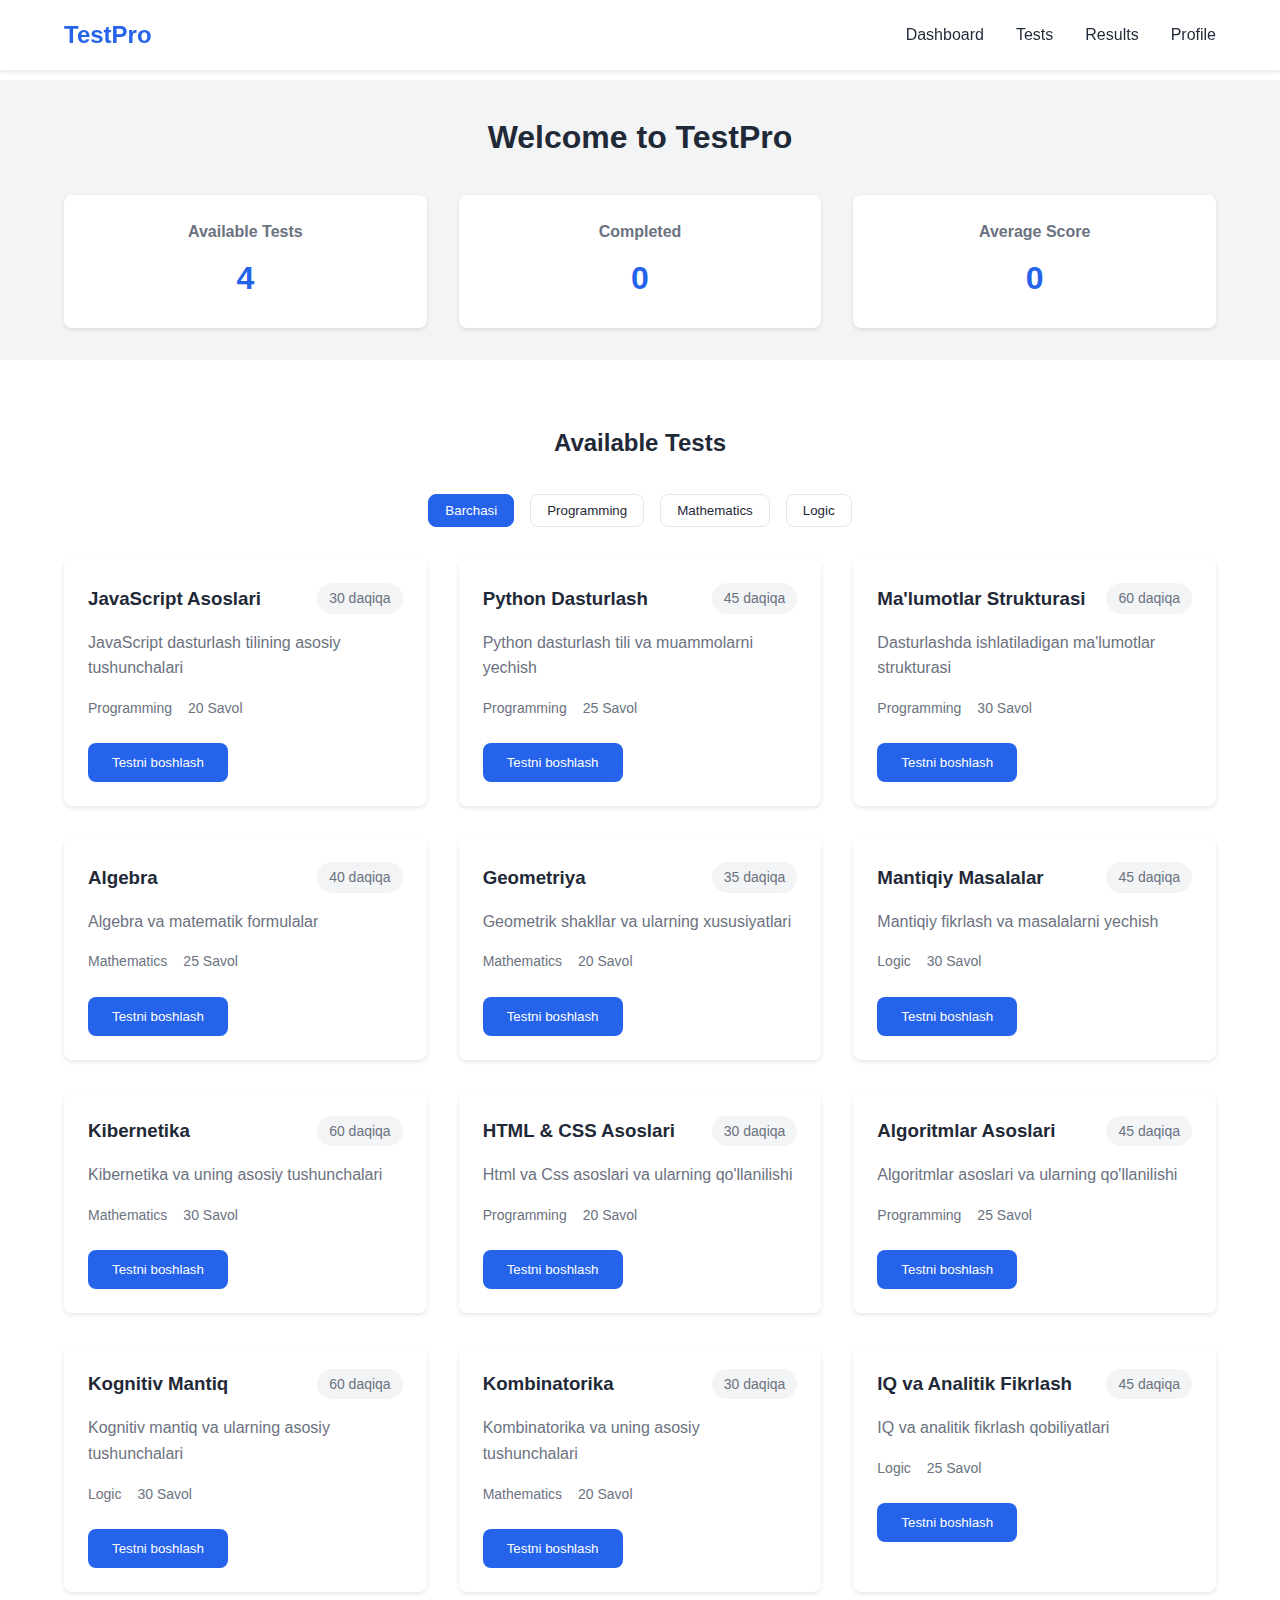
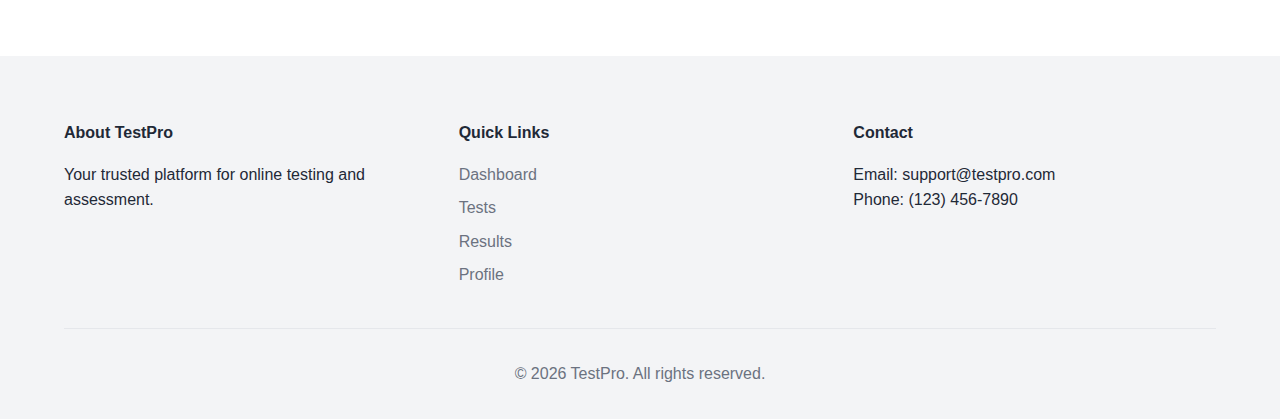
<file: index.html>
<!DOCTYPE html>
<html lang="uz">
  <head>
    <meta charset="UTF-8" />
    <meta name="viewport" content="width=device-width, initial-scale=1.0" />
    <meta name="description" content="Online Testing Platform" />
    <link rel="stylesheet" href="styles.css" />

    <title>Test Tizimi</title>
  </head>
  <body>
    <header class="header">
      <nav class="nav-container">
        <div class="logo">
          <a href="/">TestPro</a>
        </div>
        <ul class="nav-links">
          <li><a href="index.html">Dashboard</a></li>
          <li><a href="index.html#tests">Tests</a></li>
          <li><a href="results.html">Results</a></li>
          <li><a href="profile.html">Profile</a></li>
        </ul>
        <button class="mobile-menu-btn" aria-label="Toggle menu">
          <span></span>
          <span></span>
          <span></span>
        </button>
      </nav>
    </header>

    <main>
      <section id="dashboard" class="dashboard-section">
        <div class="container">
          <h1>Welcome to TestPro</h1>
          <div class="stats-grid">
            <div class="stat-card">
              <h3>Available Tests</h3>
              <p class="stat-number">12</p>
            </div>
            <div class="stat-card">
              <h3>Completed</h3>
              <p class="stat-number">5</p>
            </div>
            <div class="stat-card">
              <h3>Average Score</h3>
              <p class="stat-number">85%</p>
            </div>
          </div>
        </div>
      </section>

      <section id="tests" class="tests-section">
        <div class="container">
          <h2>Available Tests</h2>
          <div class="test-filters">
            <button class="filter-btn active">Barchasi</button>
            <button class="filter-btn">Programming</button>
            <button class="filter-btn">Mathematics</button>
            <button class="filter-btn">Logic</button>
          </div>
          <div class="tests-grid">
            <div class="test-card">
              <div class="test-header">
                <h3>JavaScript Asoslari</h3>
                <span class="test-duration">30 daqiqa</span>
              </div>
              <p class="test-description">
                JavaScript dasturlash tilining asosiy tushunchalari
              </p>
              <div class="test-meta">
                <span class="test-level">Programming</span>
                <span class="test-questions">20 Savol</span>
              </div>
              <button class="btn btn-primary start-test">
                Testni boshlash
              </button>
            </div>

            <div class="test-card">
              <div class="test-header">
                <h3>Python Dasturlash</h3>
                <span class="test-duration">45 daqiqa</span>
              </div>
              <p class="test-description">
                Python dasturlash tili va muammolarni yechish
              </p>
              <div class="test-meta">
                <span class="test-level">Programming</span>
                <span class="test-questions">25 Savol</span>
              </div>
              <button class="btn btn-primary start-test">
                Testni boshlash
              </button>
            </div>

            <div class="test-card">
              <div class="test-header">
                <h3>Ma'lumotlar Strukturasi</h3>
                <span class="test-duration">60 daqiqa</span>
              </div>
              <p class="test-description">
                Dasturlashda ishlatiladigan ma'lumotlar strukturasi
              </p>
              <div class="test-meta">
                <span class="test-level">Programming</span>
                <span class="test-questions">30 Savol</span>
              </div>
              <button class="btn btn-primary start-test">
                Testni boshlash
              </button>
            </div>

            <div class="test-card">
              <div class="test-header">
                <h3>Algebra</h3>
                <span class="test-duration">40 daqiqa</span>
              </div>
              <p class="test-description">Algebra va matematik formulalar</p>
              <div class="test-meta">
                <span class="test-level">Mathematics</span>
                <span class="test-questions">25 Savol</span>
              </div>
              <button class="btn btn-primary start-test">
                Testni boshlash
              </button>
            </div>

            <div class="test-card">
              <div class="test-header">
                <h3>Geometriya</h3>
                <span class="test-duration">35 daqiqa</span>
              </div>
              <p class="test-description">
                Geometrik shakllar va ularning xususiyatlari
              </p>
              <div class="test-meta">
                <span class="test-level">Mathematics</span>
                <span class="test-questions">20 Savol</span>
              </div>
              <button class="btn btn-primary start-test">
                Testni boshlash
              </button>
            </div>

            <div class="test-card">
              <div class="test-header">
                <h3>Mantiqiy Masalalar</h3>
                <span class="test-duration">45 daqiqa</span>
              </div>
              <p class="test-description">
                Mantiqiy fikrlash va masalalarni yechish
              </p>
              <div class="test-meta">
                <span class="test-level">Logic</span>
                <span class="test-questions">30 Savol</span>
              </div>
              <button class="btn btn-primary start-test">
                Testni boshlash
              </button>
            </div>
            <div class="test-card">
              <div class="test-header">
                <h3>Kibernetika</h3>
                <span class="test-duration">60 daqiqa</span>
              </div>
              <p class="test-description">
                Kibernetika va uning asosiy tushunchalari
              </p>
              <div class="test-meta">
                <span class="test-level">Mathematics</span>
                <span class="test-questions">30 Savol</span>
              </div>
              <button class="btn btn-primary start-test">
                Testni boshlash
              </button>
            </div>
            <div class="test-card">
              <div class="test-header">
                <h3>HTML & CSS Asoslari</h3>
                <span class="test-duration">30 daqiqa</span>
              </div>
              <p class="test-description">
                Html va Css asoslari va ularning qo'llanilishi
              </p>
              <div class="test-meta">
                <span class="test-level">Programming</span>
                <span class="test-questions">20 Savol</span>
              </div>
              <button class="btn btn-primary start-test">
                Testni boshlash
              </button>
            </div>
            <div class="test-card">
              <div class="test-header">
                <h3>Algoritmlar Asoslari</h3>
                <span class="test-duration">45 daqiqa</span>
              </div>
              <p class="test-description">
                Algoritmlar asoslari va ularning qo'llanilishi
              </p>
              <div class="test-meta">
                <span class="test-level">Programming</span>
                <span class="test-questions">25 Savol</span>
              </div>
              <button class="btn btn-primary start-test">
                Testni boshlash
              </button>
            </div>
            <div class="test-card">
              <div class="test-header">
                <h3>Kognitiv Mantiq</h3>
                <span class="test-duration">60 daqiqa</span>
              </div>
              <p class="test-description">
                Kognitiv mantiq va ularning asosiy tushunchalari
              </p>
              <div class="test-meta">
                <span class="test-level">Logic</span>
                <span class="test-questions">30 Savol</span>
              </div>
              <button class="btn btn-primary start-test">
                Testni boshlash
              </button>
            </div>
            <div class="test-card">
                <div class="test-header">
                    <h3>Kombinatorika</h3>
                    <span class="test-duration">30 daqiqa</span>
                </div>
                <p class="test-description">
                    Kombinatorika va uning asosiy tushunchalari
                </p>
                <div class="test-meta">
                    <span class="test-level">Mathematics</span>
                    <span class="test-questions">20 Savol</span>
                </div>
                <button class="btn btn-primary start-test">
                    Testni boshlash
                </button>
            </div>
            <div class="test-card">
                <div class="test-header">
                    <h3>IQ va Analitik Fikrlash</h3>
                    <span class="test-duration">45 daqiqa</span>
                </div>
                <p class="test-description">
                    IQ va analitik fikrlash qobiliyatlari
                </p>
                <div class="test-meta">
                    <span class="test-level">Logic</span>
                    <span class="test-questions">25 Savol</span>
                </div>
                <button class="btn btn-primary start-test">
                    Testni boshlash
                </button>
            </div>
          </div>
        </div>
      </section>

      <section id="test-modal" class="modal">
        <div class="modal-content">
          <div class="modal-header">
            <h2>Test Instructions</h2>
            <button class="close-modal">&times;</button>
          </div>
          <div class="modal-body">
            <div class="test-info">
              <h3>JavaScript Basics</h3>
              <ul class="test-instructions">
                <li>Total Questions: 20</li>
                <li>Time Limit: 30 minutes</li>
                <li>Passing Score: 70%</li>
                <li>No negative marking</li>
              </ul>
            </div>
            <div class="test-actions">
              <button class="btn btn-secondary">Review Instructions</button>
              <button class="btn btn-primary">Begin Test</button>
            </div>
          </div>
        </div>
      </section>
    </main>

    <footer class="footer">
      <div class="container">
        <div class="footer-content">
          <div class="footer-section">
            <h4>About TestPro</h4>
            <p>Your trusted platform for online testing and assessment.</p>
          </div>
          <div class="footer-section">
            <h4>Quick Links</h4>
            <ul>
              <li><a href="index.html">Dashboard</a></li>
              <li><a href="index.html#tests">Tests</a></li>
              <li><a href="results.html">Results</a></li>
              <li><a href="profile.html">Profile</a></li>
            </ul>
          </div>
          <div class="footer-section">
            <h4>Contact</h4>
            <p>Email: support@testpro.com</p>
            <p>Phone: (123) 456-7890</p>
          </div>
        </div>
        <div class="footer-bottom">
          <p>&copy; <span id="year"></span> TestPro. All rights reserved.</p>
        </div>
      </div>
    </footer>

    <script src="./app.js"></script>
  </body>
</html>
</file>
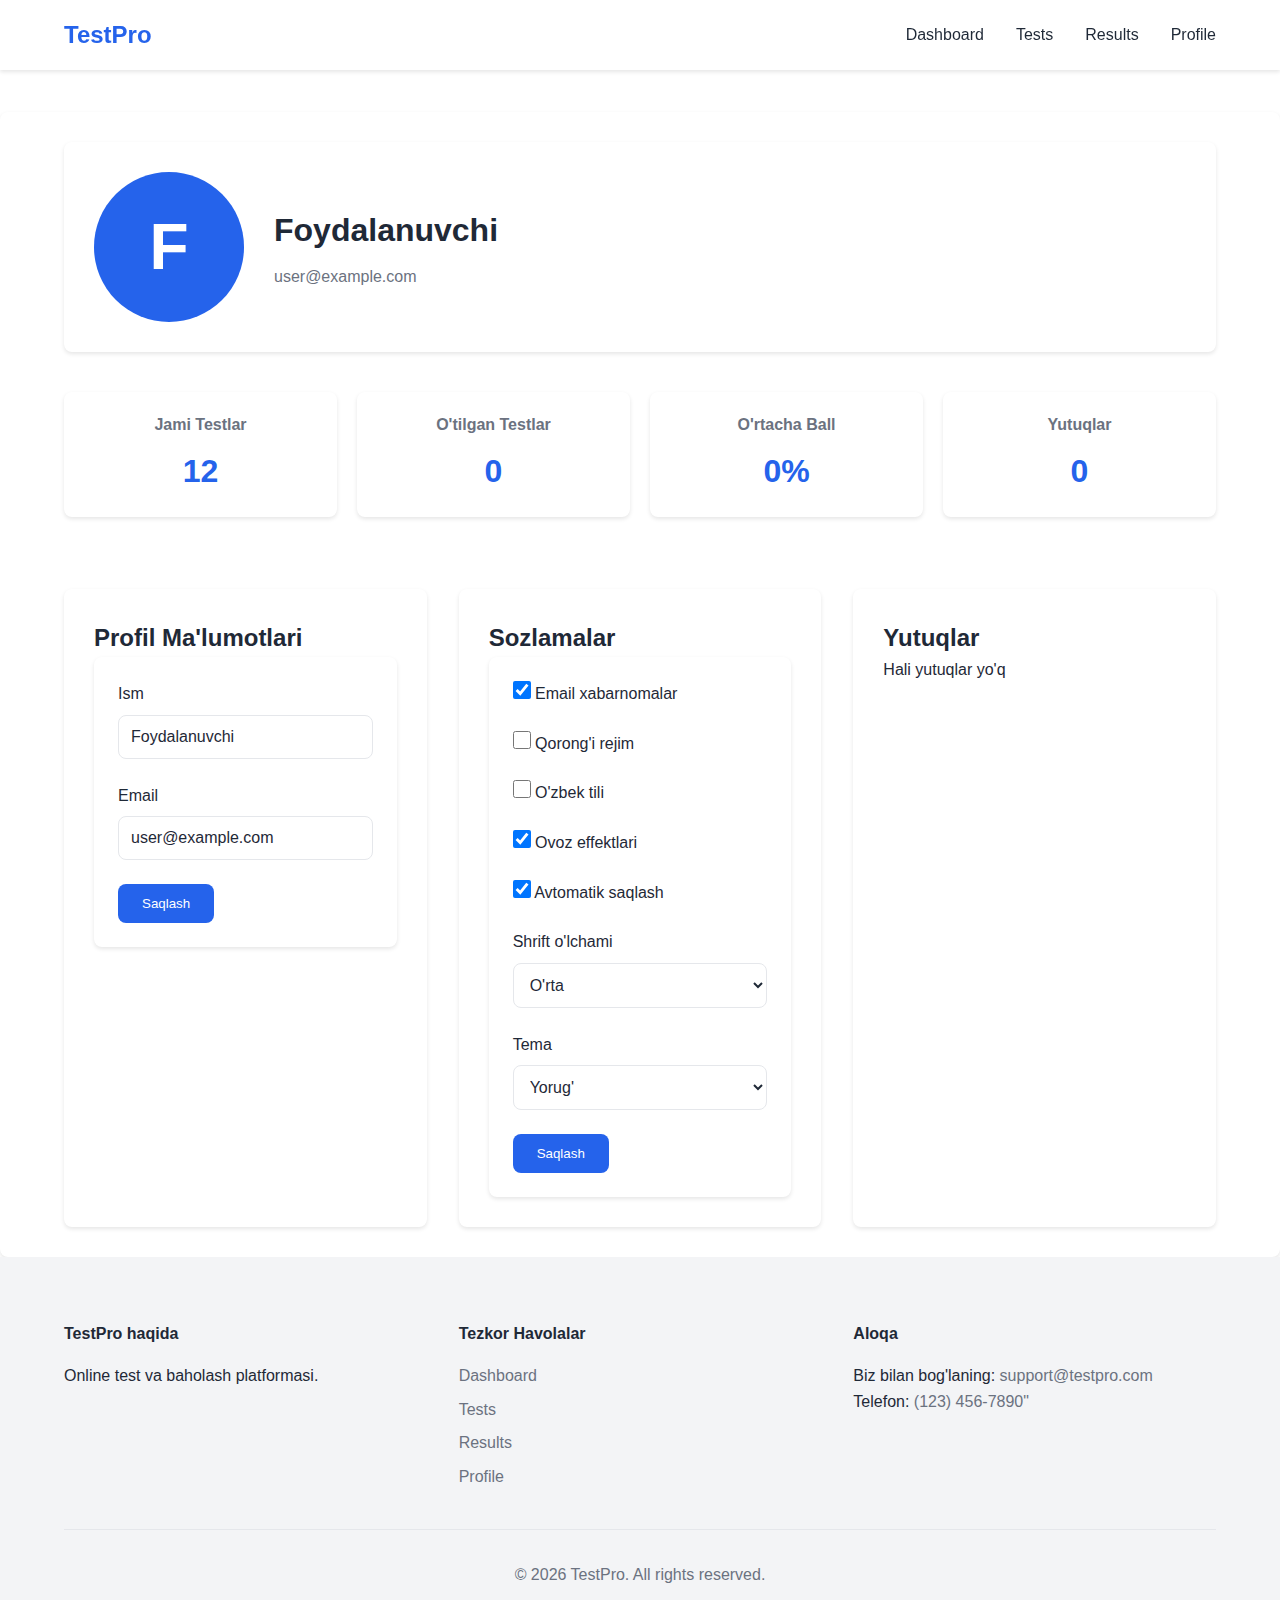
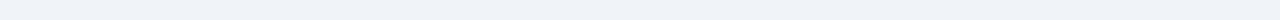
<file: profile.html>
<!DOCTYPE html>
<html lang="uz">
  <head>
    <meta charset="UTF-8" />
    <meta name="viewport" content="width=device-width, initial-scale=1.0" />
    <meta name="description" content="TestPro - Profil sahifasi" />
    <link rel="stylesheet" href="styles.css" />
    <title>Profil - TestPro</title>
    <style>

      .profile-container {
        max-width: 1000px;
        margin: 100px auto;
        padding: 20px;
      }

      .profile-header {
        display: flex;
        align-items: center;
        gap: 30px;
        margin-bottom: 40px;
        background-color: white;
        padding: 30px;
        border-radius: var(--border-radius);
        box-shadow: 0 2px 4px rgba(0, 0, 0, 0.1);
      }

      .profile-avatar {
        width: 150px;
        height: 150px;
        border-radius: 50%;
        background-color: var(--primary-color);
        display: flex;
        align-items: center;
        justify-content: center;
        color: white;
        font-size: 4rem;
        font-weight: bold;
      }

      .profile-info {
        flex: 1;
      }

      .profile-name {
        font-size: 2rem;
        margin-bottom: 10px;
      }

      .profile-email {
        color: var(--text-secondary);
        margin-bottom: 20px;
      }

      .profile-stats {
        display: grid;
        grid-template-columns: repeat(auto-fit, minmax(200px, 1fr));
        gap: 20px;
        margin-bottom: 40px;
      }

      .stat-card {
        background-color: white;
        padding: 20px;
        border-radius: var(--border-radius);
        box-shadow: 0 2px 4px rgba(0, 0, 0, 0.1);
        text-align: center;
      }

      .stat-number {
        font-size: 2rem;
        font-weight: bold;
        color: var(--primary-color);
        margin: 10px 0;
      }

      .profile-sections {
        display: grid;
        grid-template-columns: 2fr 1fr;
        gap: 30px;
      }

      .profile-section {
        background-color: white;
        padding: 30px;
        border-radius: var(--border-radius);
        box-shadow: 0 2px 4px rgba(0, 0, 0, 0.1);
      }

      .section-title {
        font-size: 1.5rem;
        margin-bottom: 20px;
        padding-bottom: 10px;
        border-bottom: 2px solid var(--border-color);
      }

      .achievement-list {
        display: grid;
        grid-template-columns: repeat(auto-fit, minmax(150px, 1fr));
        gap: 20px;
      }

      .achievement {
        text-align: center;
        padding: 15px;
        border: 1px solid var(--border-color);
        border-radius: var(--border-radius);
      }

      .achievement-icon {
        font-size: 2rem;
        margin-bottom: 10px;
        color: var(--primary-color);
      }

      .settings-list {
        list-style: none;
        padding: 0;
      }

      .settings-item {
        display: flex;
        justify-content: space-between;
        align-items: center;
        padding: 15px 0;
        border-bottom: 1px solid var(--border-color);
      }

      .settings-item:last-child {
        border-bottom: none;
      }

      .switch {
        position: relative;
        display: inline-block;
        width: 60px;
        height: 34px;
      }

      .switch input {
        opacity: 0;
        width: 0;
        height: 0;
      }

      .slider {
        position: absolute;
        cursor: pointer;
        top: 0;
        left: 0;
        right: 0;
        bottom: 0;
        background-color: #ccc;
        transition: 0.4s;
        border-radius: 34px;
      }

      .slider:before {
        position: absolute;
        content: "";
        height: 26px;
        width: 26px;
        left: 4px;
        bottom: 4px;
        background-color: white;
        transition: 0.4s;
        border-radius: 50%;
      }

      input:checked + .slider {
        background-color: var(--primary-color);
      }

      input:checked + .slider:before {
        transform: translateX(26px);
      }

      @media (max-width: 768px) {
     
        .profile-sections {
          grid-template-columns: 1fr;
        }

        .profile-header {
          flex-direction: column;
          text-align: center;
        }
      }
    </style>
  </head>
  <body>
    <header class="header">
      <nav class="nav-container">
        <div class="logo">
          <a href="/">TestPro</a>
        </div>
        <ul class="nav-links">
          <li><a href="index.html">Dashboard</a></li>
          <li><a href="index.html#tests">Tests</a></li>
          <li><a href="results.html">Results</a></li>
          <li><a href="profile.html">Profile</a></li>
        </ul>
        <button class="mobile-menu-btn" aria-label="Toggle menu">
          <span></span>
          <span></span>
          <span></span>
        </button>
      </nav>
    </header>

    <main>
      <section class="profile-section">
        <div class="container">
          <div class="profile-header">
            <div class="profile-avatar" id="profile-avatar"></div>
            <div class="profile-info">
              <h1 id="profile-name">Foydalanuvchi</h1>
              <p id="profile-email">user@example.com</p>
            </div>
          </div>

          <div class="profile-stats">
            <div class="stat-card">
              <h3>Jami Testlar</h3>
              <p class="stat-number" id="total-tests">0</p>
            </div>
            <div class="stat-card">
              <h3>O'tilgan Testlar</h3>
              <p class="stat-number" id="passed-tests">0</p>
            </div>
            <div class="stat-card">
              <h3>O'rtacha Ball</h3>
              <p class="stat-number" id="average-score">0%</p>
            </div>
            <div class="stat-card">
              <h3>Yutuqlar</h3>
              <p class="stat-number" id="achievements">0</p>
            </div>
          </div>

          <div class="profile-content">
            <div class="profile-section">
              <h2>Profil Ma'lumotlari</h2>
              <form id="profile-form" class="profile-form">
                <div class="form-group">
                  <label for="name">Ism</label>
                  <input type="text" id="name" name="name" required />
                </div>
                <div class="form-group">
                  <label for="email">Email</label>
                  <input type="email" id="email" name="email" required />
                </div>
                <button type="submit" class="btn btn-primary">Saqlash</button>
              </form>
            </div>

            <div class="profile-section">
              <h2>Sozlamalar</h2>
              <form id="settings-form" class="settings-form">
                <div class="form-group">
                  <label class="checkbox-label">
                    <input type="checkbox" name="email-notifications" />
                    Email xabarnomalar
                  </label>
                </div>
                <div class="form-group">
                  <label class="checkbox-label">
                    <input type="checkbox" name="dark-mode" />
                    Qorong'i rejim
                  </label>
                </div>
                <div class="form-group">
                  <label class="checkbox-label">
                    <input type="checkbox" name="uzbek-language" />
                    O'zbek tili
                  </label>
                </div>
                <div class="form-group">
                  <label class="checkbox-label">
                    <input type="checkbox" name="sound-effects" />
                    Ovoz effektlari
                  </label>
                </div>
                <div class="form-group">
                  <label class="checkbox-label">
                    <input type="checkbox" name="auto-save" />
                    Avtomatik saqlash
                  </label>
                </div>
                <div class="form-group">
                  <label for="font-size">Shrift o'lchami</label>
                  <select name="font-size" id="font-size">
                    <option value="small">Kichik</option>
                    <option value="medium">O'rta</option>
                    <option value="large">Katta</option>
                  </select>
                </div>
                <div class="form-group">
                  <label for="theme">Tema</label>
                  <select name="theme" id="theme">
                    <option value="light">Yorug'</option>
                    <option value="dark">Qorong'i</option>
                    <option value="blue">Ko'k</option>
                  </select>
                </div>
                <button type="submit" class="btn btn-primary">Saqlash</button>
              </form>
            </div>

            <div class="profile-section">
              <h2>Yutuqlar</h2>
              <div id="achievement-list" class="achievement-list">
                <!-- Yutuqlar JavaScript orqali qo'shiladi -->
              </div>
            </div>
          </div>
        </div>
      </section>
    </main>

    <footer class="footer">
      <div class="container">
        <div class="footer-content">
          <div class="footer-section">
            <h4>TestPro haqida</h4>
            <p>Online test va baholash platformasi.</p>
          </div>
          <div class="footer-section">
            <h4>Tezkor Havolalar</h4>
            <ul>
              <li><a href="index.html">Dashboard</a></li>
              <li><a href="index.html#tests">Tests</a></li>
              <li><a href="results.html">Results</a></li>
              <li><a href="profile.html">Profile</a></li>
            </ul>
          </div>
          <div class="footer-section">
            <h4>Aloqa</h4>
            <p>Biz bilan bog'laning: <a href="mailto:support@testpro.com">support@testpro.com</a></p>
            <p>Telefon: <a href="tel:(123) 456-7890">(123) 456-7890"</a></p>
          </div>
        </div>
        <div class="footer-bottom">
          <p>&copy; <span id="year" ></span> TestPro. All rights reserved.</p>
        </div>
      </div>
    </footer>

    <script>
      // JavaScript kodlari
      document.addEventListener("DOMContentLoaded", function () {
        const yearElement = document.getElementById("year");
        const currentYear = new Date().getFullYear();
        yearElement.textContent = currentYear;
      });
    </script>

    <script defer src="https://va.vercel-scripts.com/v1/script.debug.js" data-sdkn="vercel-analytics"></script>
    <script src="profile.js"></script>
  </body>
</html>
</file>
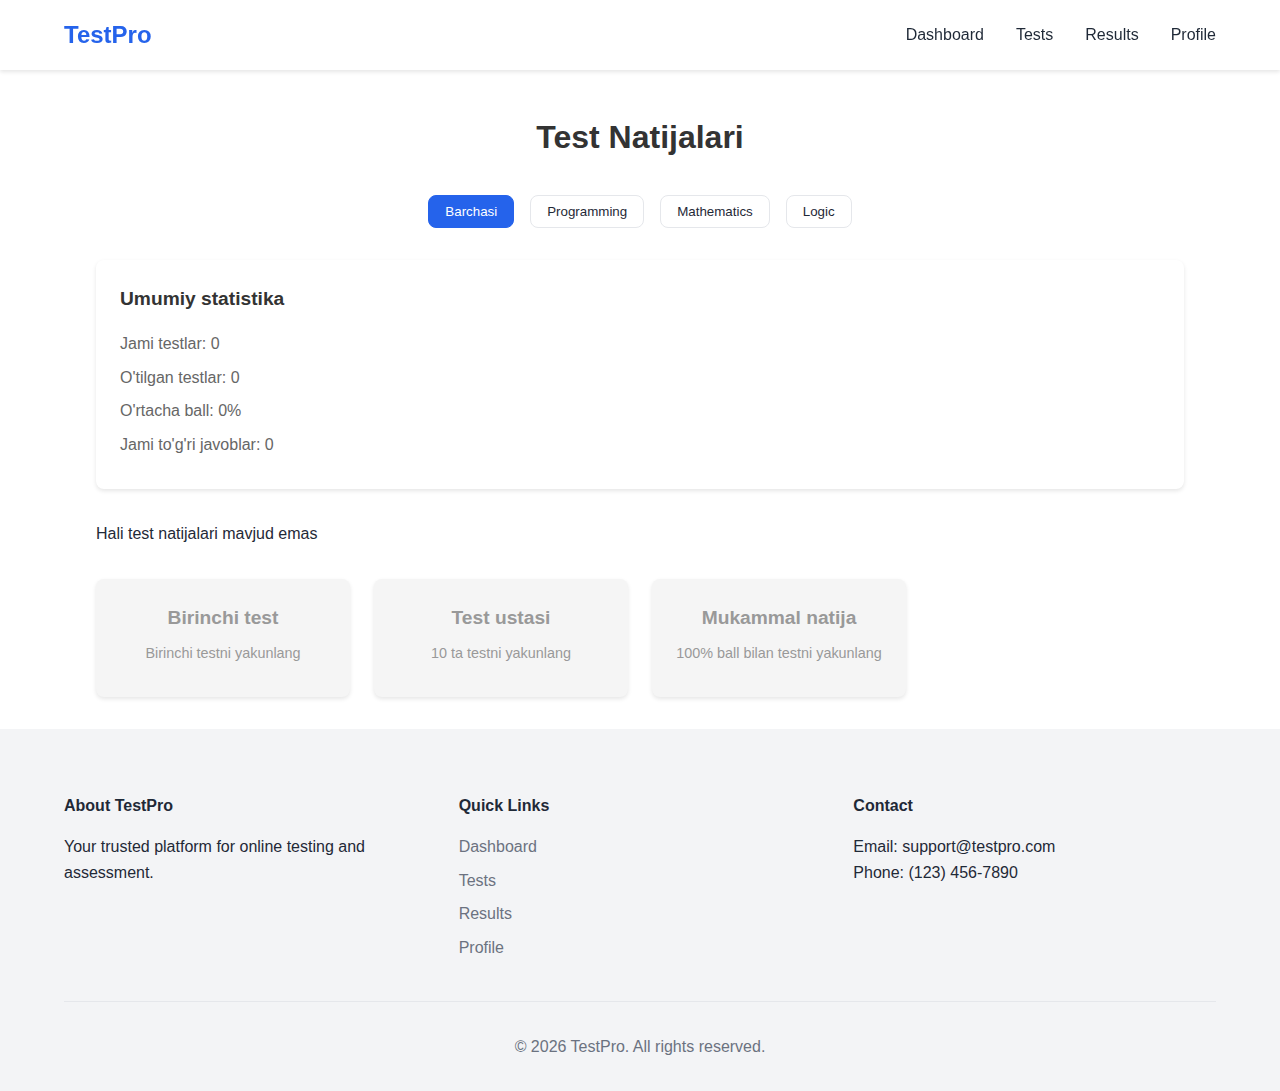
<file: results.html>
<!DOCTYPE html>
<html lang="en">
<head>
    <meta charset="UTF-8">
    <meta name="viewport" content="width=device-width, initial-scale=1.0">
    <meta name="description" content="Test Results - Online Testing Platform">
    <link rel="stylesheet" href="styles.css">
    <title>Test Results</title>
</head>
<body>
    <header class="header">
        <nav class="nav-container">
            <div class="logo">
                <a href="/">TestPro</a>
            </div>
            <ul class="nav-links">
                <li><a href="index.html">Dashboard</a></li>
                <li><a href="index.html#tests">Tests</a></li>
                <li><a href="results.html">Results</a></li>
                <li><a href="profile.html">Profile</a></li>
            </ul>
            <button class="mobile-menu-btn" aria-label="Toggle menu">
                <span></span>
                <span></span>
                <span></span>
            </button>
        </nav>
    </header>

    <main>
        <section class="results-section">
            <div class="container">
                <h1>Test Natijalari</h1>
                
                <div class="test-filters">
                    <button class="filter-btn active">Barchasi</button>
                    <button class="filter-btn">Programming</button>
                    <button class="filter-btn">Mathematics</button>
                    <button class="filter-btn">Logic</button>
                </div>

                <div class="statistics-container" id="statistics-container">
                    <!-- Statistika bu yerda ko'rsatiladi -->
                </div>
                
                <div class="results-container" id="results-container">
                    <!-- Test natijalari bu yerda ko'rsatiladi -->
                </div>
                
                <div class="achievements-container" id="achievements-container">
                    <!-- Yutuqlar bu yerda ko'rsatiladi -->
                </div>
                    <!-- Natijalar JavaScript orqali yuklanadi -->
                </div>
            </div>
        </section>
    </main>

    <footer class="footer">
        <div class="container">
            <div class="footer-content">
                <div class="footer-section">
                    <h4>About TestPro</h4>
                    <p>Your trusted platform for online testing and assessment.</p>
                </div>
                <div class="footer-section">
                    <h4>Quick Links</h4>
                    <ul>
                      <li><a href="index.html">Dashboard</a></li>
                <li><a href="index.html#tests">Tests</a></li>
                <li><a href="results.html">Results</a></li>
                <li><a href="profile.html">Profile</a></li>
                    </ul>
                </div>
                <div class="footer-section">
                    <h4>Contact</h4>
                    <p>Email: support@testpro.com</p>
                    <p>Phone: (123) 456-7890</p>
                </div>
            </div>
            <div class="footer-bottom">
              <p>&copy; <span id="year" ></span> TestPro. All rights reserved.</p>
            </div>
        </div>
    </footer>
    <script>
        // Set the current year in the footer
        document.getElementById('year').textContent = new Date().getFullYear();
    </script>
    <script src="results.js"></script>
</body>
</html>
</file>
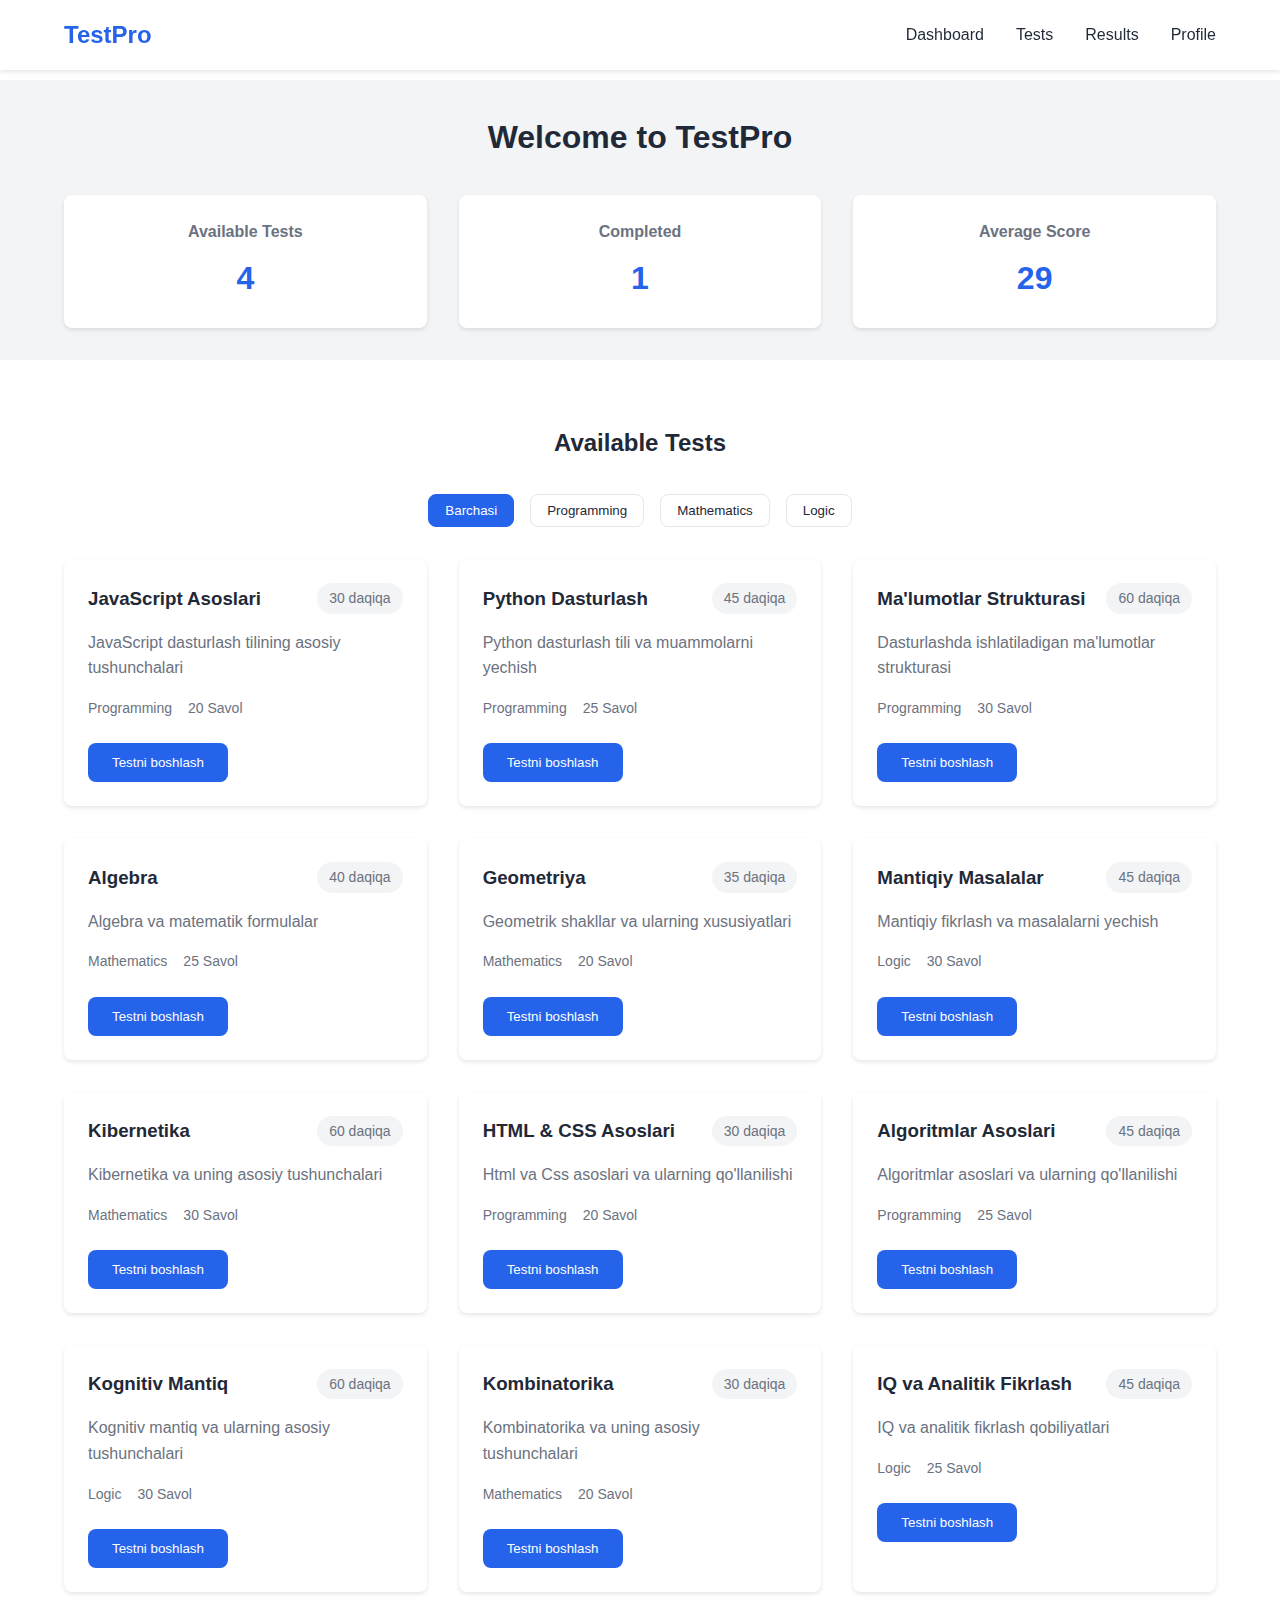
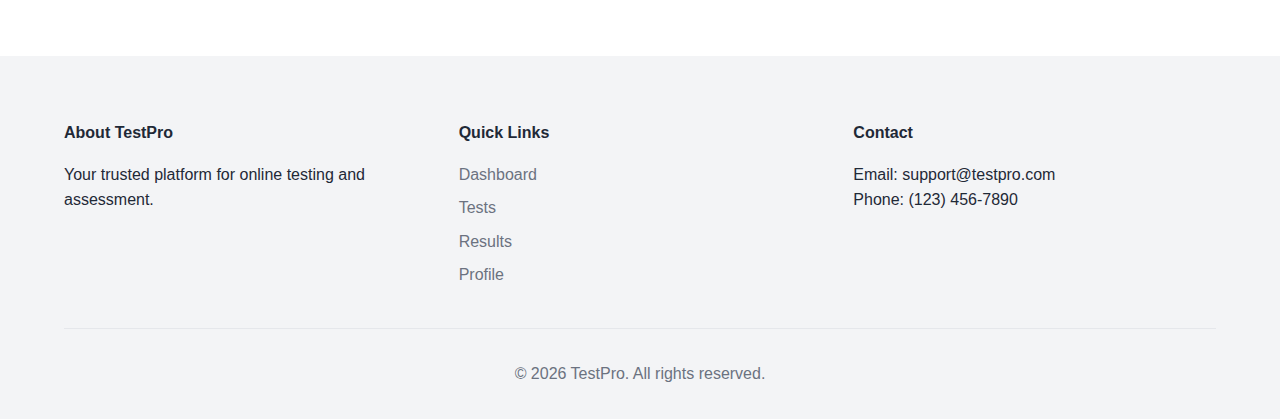
<file: test.html>
<!DOCTYPE html>
<html lang="uz">

<head>
	<meta charset="UTF-8" />
	<meta name="viewport" content="width=device-width, initial-scale=1.0" />
	<title>Test - TestPro</title>
	<link href="https://fonts.googleapis.com/css2?family=Poppins:wght@400;600&display=swap" rel="stylesheet" />
	<style>
		/* ========== Light Theme ========== */
		.light-theme {
			--primary-color: #4f46e5;
			--secondary-color: #6366f1;
			--light-background: #f9fafb;
			--border-color: #e5e7eb;
			--bg-color: #ffffff;
			--text-color: #111827;
		}

		/* ========== Dark Theme ========== */
		.dark-theme {
			--primary-color: #40c4ff;
			--secondary-color: #2196f3;
			--light-background: #1e293b;
			--border-color: #334155;
			--bg-color: #0f172a;
			--text-color: #f1f5f9;
		}

		/* ========== Blue Theme ========== */
		.blue-theme {
			--primary-color: #003087;
			--secondary-color: #0056b3;
			--light-background: #e6f3ff;
			--border-color: #b0c4de;
			--bg-color: #d6eaff;
			--text-color: #001845;
		}

		body {
			margin: 0;
			font-family: "Poppins", sans-serif;
			background: var(--bg-color);
			color: var(--text-color);
			transition: background 0.3s ease, color 0.3s ease;
		}

		.test-container {
			max-width: 800px;
			margin: 80px auto 40px;
			padding: 30px;
			background: var(--light-background);
			border-radius: 16px;
			box-shadow: 0 8px 20px rgba(0, 0, 0, 0.08);
		}

		.test-header {
			display: flex;
			justify-content: space-between;
			align-items: center;
			margin-bottom: 25px;
		}

		.test-header h1 {
			font-size: 1.8rem;
			font-weight: 600;
			color: var(--primary-color);
		}

		.timer {
			background: var(--primary-color);
			color: white;
			padding: 10px 18px;
			border-radius: 8px;
			font-size: 1rem;
			font-weight: 600;
			box-shadow: 0 2px 6px rgba(0, 0, 0, 0.3);
		}

		.progress-bar {
			width: 100%;
			height: 10px;
			background-color: var(--border-color);
			border-radius: 5px;
			margin-bottom: 20px;
			overflow: hidden;
		}

		.progress {
			height: 100%;
			background: linear-gradient(90deg,
					var(--primary-color),
					var(--secondary-color));
			border-radius: 5px;
			transition: width 0.4s ease;
		}

		.question-container {
			background-color: var(--bg-color);
			padding: 20px;
			border-radius: 12px;
			box-shadow: 0 4px 10px rgba(0, 0, 0, 0.06);
			margin-bottom: 25px;
		}

		.question-text {
			font-size: 1.2rem;
			font-weight: 500;
			margin-bottom: 20px;
			color: var(--text-color);
		}

		.options {
			display: flex;
			flex-direction: column;
			gap: 12px;
		}

		.option {
			padding: 14px;
			border: 2px solid var(--border-color);
			border-radius: 8px;
			cursor: pointer;
			transition: all 0.3s ease;
			font-size: 1rem;
		}

		.option:hover {
			border-color: var(--secondary-color);
			background-color: var(--light-background);
		}

		.option.selected {
			background: var(--primary-color);
			color: white;
			border-color: var(--primary-color);
			font-weight: 600;
			box-shadow: 0 4px 8px rgba(0, 0, 0, 0.2);
		}

		.test-controls {
			display: flex;
			justify-content: space-between;
			margin-top: 30px;
		}

		.btn {
			padding: 12px 24px;
			border-radius: 8px;
			font-size: 1rem;
			font-weight: 500;
			cursor: pointer;
			transition: all 0.3s ease;
			border: none;
		}

		.btn-primary {
			background: var(--primary-color);
			color: white;
			box-shadow: 0 4px 10px rgba(0, 0, 0, 0.2);
		}

		.btn-primary:hover {
			background: var(--secondary-color);
		}

		.btn-secondary {
			background: var(--border-color);
			color: var(--text-color);
		}

		.btn-secondary:hover {
			opacity: 0.9;
		}

		.btn:disabled {
			background: #9ca3af;
			color: #e5e7eb;
			cursor: not-allowed;
			box-shadow: none;
		}
	</style>
</head>

<body>
	<div class="test-container">
		<div class="test-header">
			<h1 id="test-title">Test</h1>
			<div class="timer" id="timer">30:00</div>
		</div>

		<div class="progress-bar">
			<div class="progress" id="progress"></div>
		</div>

		<div class="question-container">
			<div class="question-text" id="question-text">
				Savol matni bu yerda ko'rsatiladi
			</div>
			<div class="options" id="options">
				<!-- Variantlar JavaScript orqali qo'shiladi -->
			</div>
		</div>

		<div class="test-controls">
			<button class="btn btn-secondary" id="prev-btn">Oldingi</button>
			<button class="btn btn-primary" id="next-btn">Keyingi</button>
		</div>
	</div>

	<script src="test.js"></script> 
	<script>
// Standart foydalanuvchi sozlamalari
const defaultSettings = {
  emailNotifications: true,
  soundEffects: true,
  autoSave: true,
  fontSize: "medium",
  theme: "light",
};

// Foydalanuvchi sozlamalarini yuklash
function loadSettings() {
  const localSettings = localStorage.getItem("userSettings");
  return localSettings ? JSON.parse(localSettings) : { ...defaultSettings };
}

// Foydalanuvchi sozlamalarini saqlash
function saveSettings(settings) {
  try {
    localStorage.setItem("userSettings", JSON.stringify(settings));
    return true;
  } catch (error) {
    console.error("Sozlamalarni saqlashda xatolik:", error);
    return false;
  }
}

// Tema qo'llash funksiyasini yangilaymiz
function applyTheme(theme) {
  // Barcha sahifalarda ishlashi uchun document.body o'rniga document.documentElement ishlatamiz
  const root = document.documentElement;
  root.classList.remove("light-theme", "dark-theme", "blue-theme");
  
  // Agar theme parametri berilmagan bo'lsa, settings'dan olamiz
  const themeToApply = theme || loadSettings().theme;
  
  if (themeToApply === "dark") {
    root.classList.add("dark-theme");
  } else if (themeToApply === "blue") {
    root.classList.add("blue-theme");
  } else {
    root.classList.add("light-theme");
  }
}

// Shrift o'lchamini qo'llash
function applyFontSize(fontSize) {
  document.body.style.fontSize =
    fontSize === "small" ? "14px" : fontSize === "medium" ? "16px" : "20px";
}

// Sozlamalarni qo'llash
function applySettings() {
  const settings = loadSettings();
  applyTheme(settings.theme);
  applyFontSize(settings.fontSize);
}
	</script>
</body>

</html>
</file>
<file: styles.css>
/* CSS Variables */
:root {
  --primary-color: #2563eb;
  --secondary-color: #1e40af;
  --text-color: #1f2937;
  --text-secondary: #6b7280;
  --background: #ffffff;
  --light-background: #f3f4f6;
  --border-color: #e5e7eb;
  --max-width: 1200px;
  --border-radius: 8px;
  --transition: all 0.3s ease;
  --success-color: #10b981;
  --warning-color: #f59e0b;
  --danger-color: #ef4444;
  --card-bg: #ffffff;
}

/* Dark Mode Variables */
.dark-mode {
  --primary-color: #3b82f6;
  --secondary-color: #60a5fa;
  --text-color: #f3f4f6;
  --text-secondary: #9ca3af;
  --background: #111827;
  --light-background: #1f2937;
  --border-color: #374151;
  --card-bg: #1f2937;
}

/* Blue Theme Variables */
.blue-theme {
  --primary-color: #1e88e5;
  --secondary-color: #1565c0;
  --text-color: #1f2937;
  --text-secondary: #6b7280;
  --background: #e3f2fd;
  --light-background: #bbdefb;
  --border-color: #90caf9;
  --card-bg: #ffffff;
}

/* Reset and Base Styles */
* {
  margin: 0;
  padding: 0;
  box-sizing: border-box;
}

body {
  font-family: "Inter", -apple-system, BlinkMacSystemFont, "Segoe UI", Roboto,
    sans-serif;
  line-height: 1.6;
  color: var(--text-color);
  background-color: var(--background);
  padding-top: 80px; /* Header uchun joy */
  transition: var(--transition);
}

.container {
  max-width: var(--max-width);
  margin: 0 auto;
  padding: 0 1.5rem;
}

/* Header and Navigation */
.header {
  background-color: var(--card-bg);
  box-shadow: 0 2px 4px rgba(0, 0, 0, 0.1);
  position: fixed;
  width: 100%;
  top: 0;
  left: 0;
  z-index: 1000;
  transition: var(--transition);
}

.nav-container {
  display: flex;
  justify-content: space-between;
  align-items: center;
  padding: 1rem 1.5rem;
  max-width: var(--max-width);
  margin: 0 auto;
}

.nav-container:active span:nth-child(1) {
  transform: translateY(15px) rotate(45deg);
}

.nav-container:active span:nth-child(2) {
  opacity: 0;
}

.nav-container:active span:nth-child(3) {
  transform: translateY(-15px) rotate(-45deg);
}

.logo a {
  font-size: 1.5rem;
  font-weight: 700;
  color: var(--primary-color);
  text-decoration: none;
  transition: var(--transition);
}

.nav-links {
  display: flex;
  gap: 2rem;
  list-style: none;
}

.nav-links a {
  text-decoration: none;
  color: var(--text-color);
  font-weight: 500;
  transition: var(--transition);
}

.nav-links a:hover {
  color: var(--primary-color);
}

.mobile-menu-btn {
  display: none;
  background: none;
  border: none;
  cursor: pointer;
  padding: 0.5rem;
}

.mobile-menu-btn span {
  display: block;
  width: 25px;
  height: 2px;
  background-color: var(--text-color);
  margin: 5px 0;
  transition: var(--transition);
}

/* Dashboard Section */
.dashboard-section {
  padding: 2rem 0;
  background-color: var(--light-background);
  transition: var(--transition);
}

.dashboard-section h1 {
  text-align: center;
  margin-bottom: 2rem;
  color: var(--text-color);
}

.stats-grid {
  display: grid;
  grid-template-columns: repeat(auto-fit, minmax(250px, 1fr));
  gap: 2rem;
}

.stat-card {
  background-color: var(--card-bg);
  padding: 2rem;
  border-radius: var(--border-radius);
  box-shadow: 0 2px 4px rgba(0, 0, 0, 0.1);
  text-align: center;
  transition: var(--transition);
}

.stat-number {
  font-size: 2.5rem;
  font-weight: 700;
  color: var(--primary-color);
  margin-top: 0.5rem;
}

/* Tests Section */
.tests-section {
  padding: 4rem 0;
  background-color: var(--background);
  transition: var(--transition);
}

.tests-section h2 {
  text-align: center;
  margin-bottom: 2rem;
  color: var(--text-color);
}

.test-filters {
  display: flex;
  justify-content: center;
  gap: 1rem;
  margin-bottom: 2rem;
  flex-wrap: wrap;
}

.filter-btn {
  padding: 0.5rem 1rem;
  border: 1px solid var(--border-color);
  border-radius: var(--border-radius);
  background: var(--card-bg);
  color: var(--text-color);
  cursor: pointer;
  transition: var(--transition);
}

.filter-btn.active,
.filter-btn:hover {
  background-color: var(--primary-color);
  color: white;
  border-color: var(--primary-color);
}

.tests-grid {
  display: grid;
  grid-template-columns: repeat(auto-fit, minmax(300px, 1fr));
  gap: 2rem;
}

.test-card {
  background-color: var(--card-bg);
  border-radius: var(--border-radius);
  box-shadow: 0 2px 4px rgba(0, 0, 0, 0.1);
  padding: 1.5rem;
  transition: var(--transition);
}

.test-card:hover {
  transform: translateY(-5px);
  box-shadow: 0 4px 6px rgba(0, 0, 0, 0.1);
}

.test-header {
  display: flex;
  justify-content: space-between;
  align-items: center;
  margin-bottom: 1rem;
}

.test-duration {
  background-color: var(--light-background);
  padding: 0.25rem 0.75rem;
  border-radius: 1rem;
  font-size: 0.875rem;
  color: var(--text-secondary);
}

.test-description {
  color: var(--text-secondary);
  margin-bottom: 1rem;
}

.test-meta {
  display: flex;
  gap: 1rem;
  margin-bottom: 1.5rem;
}

.test-level,
.test-questions {
  font-size: 0.875rem;
  color: var(--text-secondary);
}

/* Modal */
.modal {
  display: none;
  position: fixed;
  top: 0;
  left: 0;
  width: 100%;
  height: 100%;
  background-color: rgba(0, 0, 0, 0.5);
  z-index: 2000;
}

.modal.active {
  display: flex;
  justify-content: center;
  align-items: center;
}

.modal-content {
  background-color: var(--card-bg);
  border-radius: var(--border-radius);
  width: 90%;
  max-width: 600px;
  max-height: 90vh;
  overflow-y: auto;
  transition: var(--transition);
}

.modal-header {
  padding: 1.5rem;
  border-bottom: 1px solid var(--border-color);
  display: flex;
  justify-content: space-between;
  align-items: center;
}

.close-modal {
  background: none;
  border: none;
  font-size: 1.5rem;
  cursor: pointer;
  color: var(--text-secondary);
}

.modal-body {
  padding: 1.5rem;
}

.test-instructions {
  list-style: none;
  margin: 1rem 0;
}

.test-instructions li {
  margin-bottom: 0.5rem;
  padding-left: 1.5rem;
  position: relative;
}

.test-instructions li::before {
  content: "•";
  position: absolute;
  left: 0;
  color: var(--primary-color);
}

.test-actions {
  display: flex;
  justify-content: flex-end;
  gap: 1rem;
  margin-top: 2rem;
}

/* Buttons */
.btn {
  display: inline-block;
  padding: 0.75rem 1.5rem;
  border-radius: var(--border-radius);
  text-decoration: none;
  font-weight: 500;
  transition: var(--transition);
  border: none;
  cursor: pointer;
}

.btn-primary {
  background-color: var(--primary-color);
  color: white;
}

.btn-primary:hover {
  background-color: var(--secondary-color);
}

.btn-secondary {
  background-color: transparent;
  color: var(--primary-color);
  border: 2px solid var(--primary-color);
}

.btn-secondary:hover {
  background-color: var(--primary-color);
  color: white;
}

/* Footer */
.footer {
  background-color: var(--light-background);
  padding: 4rem 0 2rem;
  transition: var(--transition);
}

.footer-content {
  display: grid;
  grid-template-columns: repeat(auto-fit, minmax(250px, 1fr));
  gap: 2rem;
  margin-bottom: 2rem;
}

.footer-section h4 {
  color: var(--text-color);
  margin-bottom: 1rem;
}

.footer-section ul {
  list-style: none;
}

.footer-section ul li {
  margin-bottom: 0.5rem;
}

.footer-section a {
  color: var(--text-secondary);
  text-decoration: none;
  transition: var(--transition);
}

.footer-section a:hover {
  color: var(--primary-color);
}

.footer-bottom {
  text-align: center;
  padding-top: 2rem;
  border-top: 1px solid var(--border-color);
  color: var(--text-secondary);
}

/* Responsive Design */
@media (max-width: 768px) {
  .nav-links {
    display: none;
  }

  .mobile-menu-btn {
    display: block;
  }

  .test-filters {
    flex-direction: column;
    align-items: stretch;
  }

  .filter-btn {
    width: 100%;
  }

  .tests-grid {
    grid-template-columns: 1fr;
  }

  .modal-content {
    width: 95%;
    margin: 1rem;
  }
}

/* Animations */
@keyframes fadeIn {
  from {
    opacity: 0;
    transform: translateY(20px);
  }
  to {
    opacity: 1;
    transform: translateY(0);
  }
}

.dashboard-section,
.test-card {
  animation: fadeIn 1s ease-out;
}

/* Profile Page Styles */
.profile-section {
  padding: 2rem 0;
  margin-top: 2rem;
}

.profile-header {
  background-color: var(--card-bg);
  padding: 2rem;
  border-radius: var(--border-radius);
  box-shadow: 0 2px 4px rgba(0, 0, 0, 0.1);
  margin-bottom: 2rem;
}

.profile-avatar {
  width: 100px;
  height: 100px;
  background-color: var(--primary-color);
  color: white;
  border-radius: 50%;
  display: flex;
  align-items: center;
  justify-content: center;
  font-size: 2.5rem;
  font-weight: bold;
}

.profile-info h1 {
  margin: 0;
  font-size: 2rem;
  color: var(--text-color);
}

.profile-info p {
  margin: 0.5rem 0 0;
  color: var(--text-secondary);
}

.profile-stats {
  display: grid;
  grid-template-columns: repeat(auto-fit, minmax(200px, 1fr));
  gap: 1.5rem;
  margin-bottom: 2rem;
}

.stat-card {
  background-color: var(--card-bg);
  padding: 1.5rem;
  border-radius: var(--border-radius);
  box-shadow: 0 2px 4px rgba(0, 0, 0, 0.1);
}

.stat-card h3 {
  margin: 0;
  font-size: 1rem;
  color: var(--text-secondary);
}

.stat-card .stat-number {
  margin: 0.5rem 0 0;
  font-size: 2rem;
  font-weight: bold;
  color: var(--primary-color);
}

.profile-content {
  display: grid;
  grid-template-columns: repeat(auto-fit, minmax(300px, 1fr));
  gap: 2rem;
}

.profile-form,
.settings-form {
  background-color: var(--card-bg);
  padding: 1.5rem;
  border-radius: var(--border-radius);
  box-shadow: 0 2px 4px rgba(0, 0, 0, 0.1);
}

.form-group {
  margin-bottom: 1.5rem;
}

.form-group label {
  display: block;
  margin-bottom: 0.5rem;
  color: var(--text-color);
  font-weight: 500;
}

.form-group select,
.form-group input[type="text"],
.form-group input[type="email"] {
  width: 100%;
  padding: 0.75rem;
  border: 1px solid var(--border-color);
  border-radius: var(--border-radius);
  background-color: var(--background);
  color: var(--text-color);
  font-size: 1rem;
}

.checkbox-label {
  display: flex;
  align-items: center;
  gap: 0.5rem;
  cursor: pointer;
  color: var(--text-color);
}

.checkbox-label input[type="checkbox"] {
  width: 18px;
  height: 18px;
  cursor: pointer;
}

.achievement-list {
  display: grid;
  grid-template-columns: repeat(auto-fit, minmax(250px, 1fr));
  gap: 1rem;
}

.achievement {
  background-color: var(--card-bg);
  padding: 1.5rem;
  border-radius: var(--border-radius);
  box-shadow: 0 2px 4px rgba(0, 0, 0, 0.1);
  text-align: center;
}

.achievement-icon {
  font-size: 2rem;
  margin-bottom: 1rem;
  color: var(--primary-color);
}

.achievement h3 {
  margin: 0;
  font-size: 1.2rem;
  color: var(--text-color);
}

.achievement p {
  margin: 0.5rem 0 0;
  color: var(--text-secondary);
}

/* Notification Styles */
.notification {
  position: fixed;
  bottom: 20px;
  right: 20px;
  padding: 1rem 2rem;
  border-radius: var(--border-radius);
  color: white;
  font-weight: 500;
  z-index: 1000;
  animation: slideIn 0.3s ease-out;
}

.notification.success {
  background-color: var(--success-color);
}

.notification.error {
  background-color: var(--danger-color);
}

@keyframes slideIn {
  from {
    transform: translateX(100%);
    opacity: 0;
  }
  to {
    transform: translateX(0);
    opacity: 1;
  }
}

/* Responsive Styles */
@media (max-width: 768px) {
  .nav-links {
    display: none;
    flex-direction: column;
    position: absolute;
    top: 80px;
    left: 0;
    width: 100%;
    background-color: var(--card-bg);
    padding: 1rem;
    box-shadow: 0 2px 4px rgba(0, 0, 0, 0.1);
  }

  .mobile-menu-btn {
    display: block;
  }

  .profile-header {
    padding: 1.5rem;
  }

  .profile-stats {
    grid-template-columns: repeat(2, 1fr);
  }

  .settings-form {
    padding: 1.5rem;
  }

  .notification {
    left: 20px;
    right: 20px;
    text-align: center;
  }
}

@media (max-width: 480px) {
  .profile-stats {
    grid-template-columns: 1fr;
  }
}

/* Settings Styles */
.settings-form {
  max-width: 600px;
  margin: 0 auto;
}

.form-group {
  margin-bottom: 1.5rem;
}

.form-group label {
  display: block;
  margin-bottom: 0.5rem;
  font-weight: 500;
}

.form-group select {
  width: 100%;
  padding: 0.75rem;
  border: 1px solid var(--border-color);
  border-radius: var(--border-radius);
  background-color: var(--background);
  color: var(--text-color);
  font-size: 1rem;
}

.checkbox-label {
  display: flex;
  align-items: center;
  gap: 0.5rem;
  cursor: pointer;
}

.checkbox-label input[type="checkbox"] {
  width: 18px;
  height: 18px;
  cursor: pointer;
}

/* Theme Styles */
body.dark-mode {
  --background: #1a1a1a;
  --text-color: #ffffff;
  --border-color: #333333;
  --card-bg: #2d2d2d;
}

body.blue {
  --primary-color: #1e88e5;
  --secondary-color: #1565c0;
}

/* Font Size Styles */
body {
  font-size: 16px;
}

body[style*="font-size: 14px"] {
  --border-radius: 6px;
}

body[style*="font-size: 18px"] {
  --border-radius: 10px;
}

/* Responsive Styles */
@media (max-width: 768px) {
  .settings-form {
    padding: 1rem;
  }

  .notification {
    left: 20px;
    right: 20px;
    text-align: center;
  }
}

/* Results Page Styles */
.results-section {
  padding: 2rem;
  max-width: 1200px;
  margin: 0 auto;
}

.results-section h1 {
  text-align: center;
  margin-bottom: 2rem;
  color: #333;
}

.statistics-container {
  margin-bottom: 2rem;
}

.statistics-card {
  background: #fff;
  border-radius: 8px;
  padding: 1.5rem;
  box-shadow: 0 2px 4px rgba(0, 0, 0, 0.1);
}

.statistics-card h3 {
  color: #333;
  margin-bottom: 1rem;
  font-size: 1.2rem;
}

.statistics-card p {
  margin: 0.5rem 0;
  color: #666;
}

.results-container {
  display: grid;
  grid-template-columns: repeat(auto-fill, minmax(300px, 1fr));
  gap: 1.5rem;
  margin-bottom: 2rem;
}

.result-card {
  background: #fff;
  border-radius: 8px;
  padding: 1.5rem;
  box-shadow: 0 2px 4px rgba(0, 0, 0, 0.1);
  transition: transform 0.2s;
}

.result-card:hover {
  transform: translateY(-2px);
}

.result-card h3 {
  color: #333;
  margin-bottom: 1rem;
  font-size: 1.2rem;
}

.result-card p {
  margin: 0.5rem 0;
  color: #666;
}

.achievements-container {
  display: grid;
  grid-template-columns: repeat(auto-fill, minmax(250px, 1fr));
  gap: 1.5rem;
}

.achievement-card {
  background: #fff;
  border-radius: 8px;
  padding: 1.5rem;
  box-shadow: 0 2px 4px rgba(0, 0, 0, 0.1);
  text-align: center;
  transition: transform 0.2s;
}

.achievement-card.unlocked {
  background: linear-gradient(135deg, #4CAF50, #45a049);
  color: #fff;
}

.achievement-card.locked {
  background: #f5f5f5;
  color: #999;
}

.achievement-card:hover {
  transform: translateY(-2px);
}

.achievement-card h3 {
  margin-bottom: 0.5rem;
  font-size: 1.2rem;
}

.achievement-card p {
  margin: 0.5rem 0;
  font-size: 0.9rem;
}

.achievement-card .unlock-date {
  font-size: 0.8rem;
  opacity: 0.8;
}

/* Responsive styles */
@media (max-width: 768px) {
  .results-section {
    padding: 1rem;
  }
  
  .results-container,
  .achievements-container {
    grid-template-columns: 1fr;
  }
  
  .result-card,
  .achievement-card {
    margin-bottom: 1rem;
  }
}
</file>
